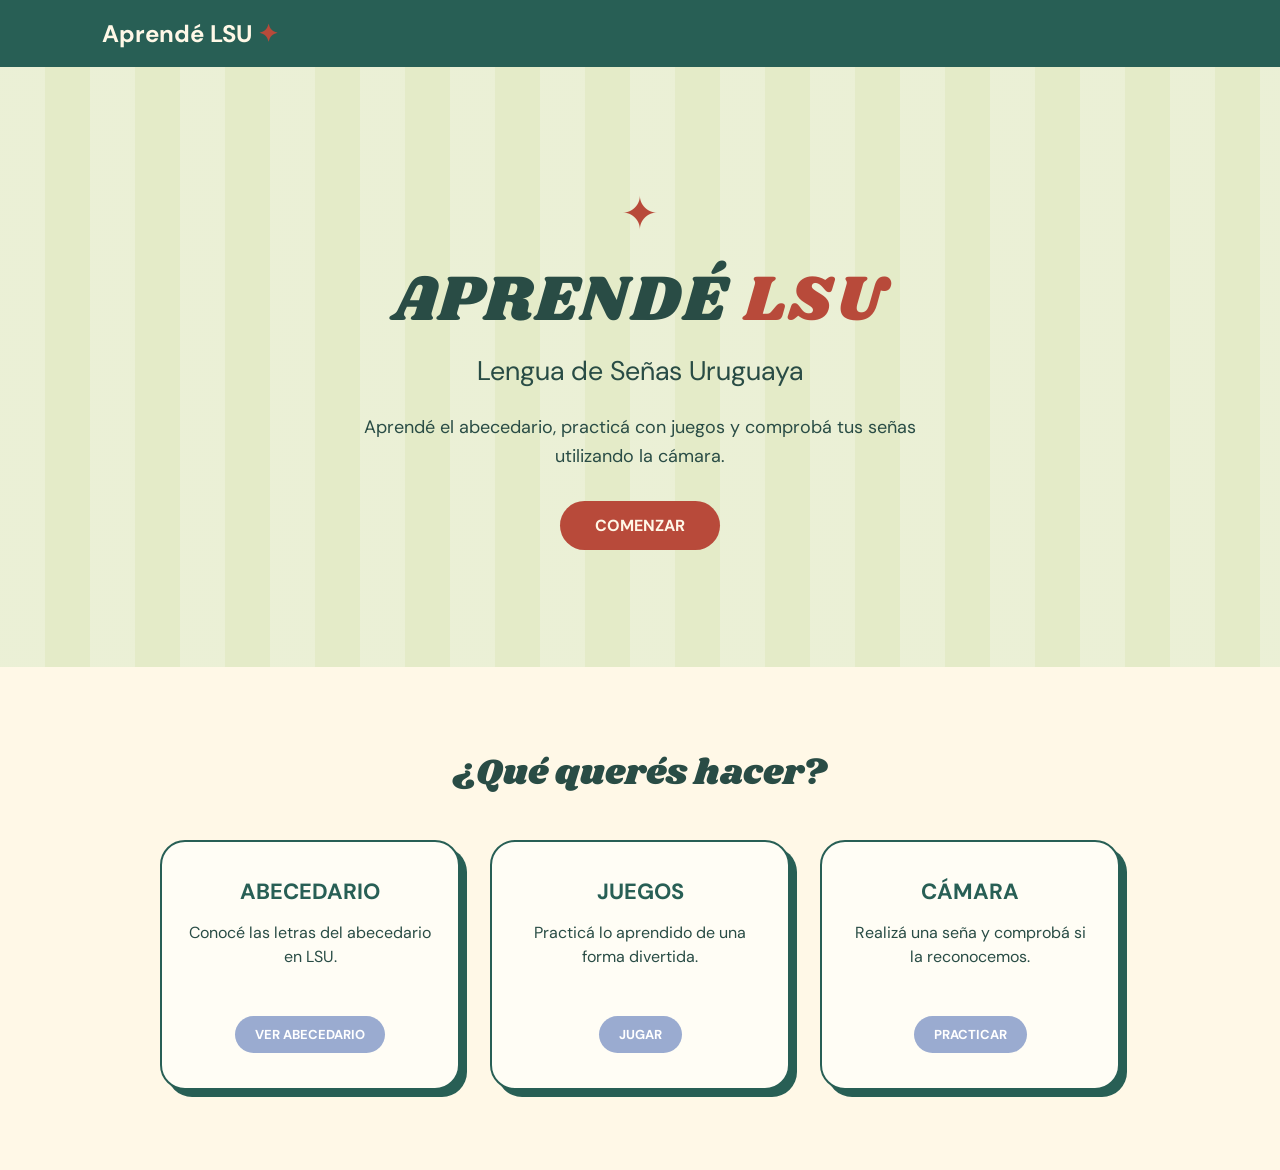
<file: index.html>
<!DOCTYPE html>
<html lang="es">

<head>
  <meta charset="UTF-8">
  <meta name="viewport" content="width=device-width, initial-scale=1.0">

  <title>LSU Interactiva | Aprendé Lengua de Señas Uruguaya</title>
  <meta name="description" content="Aprendé Lengua de Señas Uruguaya con LSU Interactiva. Explorá el abecedario, practicá con juegos y reconocé señas mediante la cámara.">
 
<link rel="preconnect" href="https://fonts.googleapis.com">
<link rel="preconnect" href="https://fonts.gstatic.com" crossorigin>
<link href="https://fonts.googleapis.com/css2?family=DM+Sans:wght@400;500;600;700&family=Shrikhand&display=swap" rel="stylesheet">
  <link rel="stylesheet" href="style.css">
</head>

<body>

  <header>

    <div class="logo">
      Aprendé LSU
    </div>

 
  </header>


  <main>

    <section class="portada">

      <div class="estrella">✦</div>

      <h1>
        APRENDÉ <span>LSU</span>
      </h1>

      <h2>Lengua de Señas Uruguaya</h2>

      <p>
        Aprendé el abecedario, practicá con juegos
        y comprobá tus señas utilizando la cámara.
      </p>

      <a class="boton-comenzar" href="#opciones">
        COMENZAR
      </a>

    </section>


    <section class="opciones" id="opciones">

      <h2>¿Qué querés hacer?</h2>

      <div class="tarjetas">

       <div class="tarjeta">
  <h3>ABECEDARIO</h3>
  <p>Conocé las letras del abecedario en LSU.</p>
  <a href="abecedario.html">VER ABECEDARIO</a>
</div>

        <div class="tarjeta">
          <h3>JUEGOS</h3>
          <p>Practicá lo aprendido de una forma divertida.</p>
        <a href="juegos.html">JUGAR</a>
        </div>

        <div class="tarjeta">
          <h3>CÁMARA</h3>
          <p>Realizá una seña y comprobá si la reconocemos.</p>
          <a href="camara.html">PRACTICAR</a>
        </div>

      </div>

    </section>

  </main>

</body>

</html>
</file>
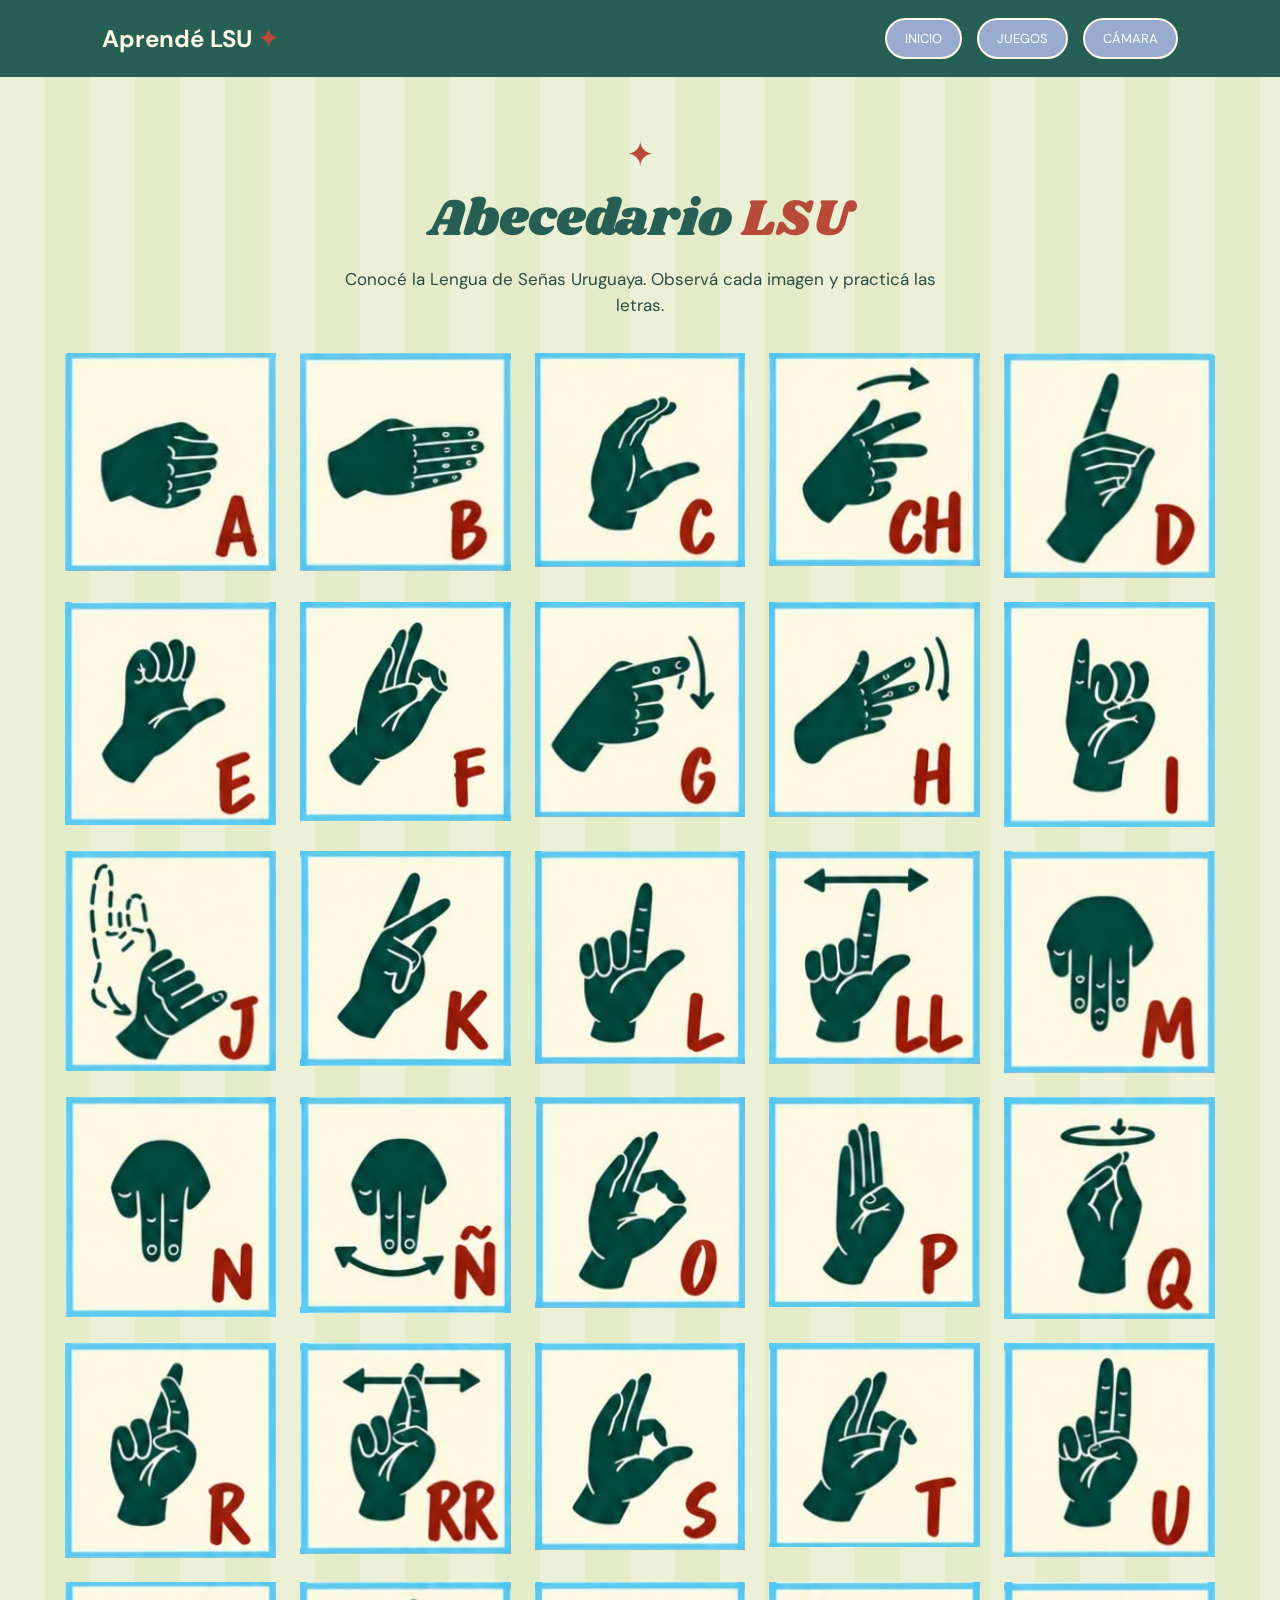
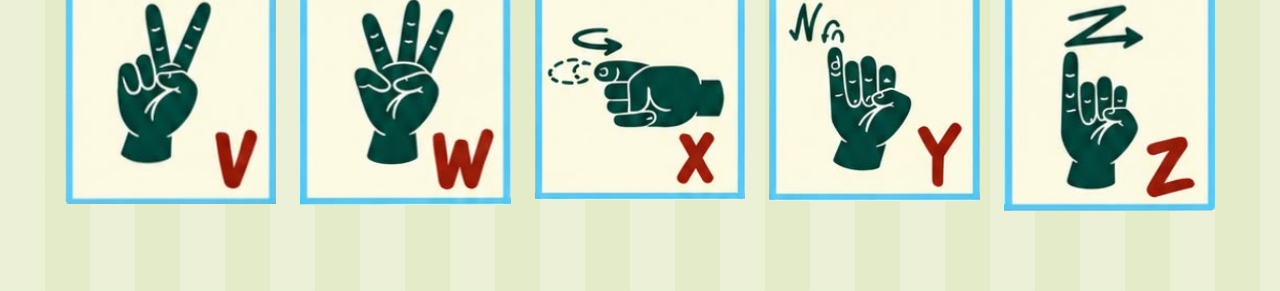
<file: abecedario.html>
<!DOCTYPE html>
<html lang="es">

<head>
  <meta charset="UTF-8">
  <meta name="viewport" content="width=device-width, initial-scale=1.0">

  <title>Abecedario LSU</title>

  <link rel="preconnect" href="https://fonts.googleapis.com">
  <link rel="preconnect" href="https://fonts.gstatic.com" crossorigin>

  <link
    href="https://fonts.googleapis.com/css2?family=DM+Sans:wght@400;500;600;700&family=Shrikhand&display=swap"
    rel="stylesheet"
  >

  <style>

    /* ============================= */
    /* AJUSTES GENERALES             */
    /* ============================= */

    * {
      margin: 0;
      padding: 0;
      box-sizing: border-box;
    }

    body {
      font-family: "DM Sans", sans-serif;
      color: #294C45;
      background-color: #E4EBC8;

      background-image: repeating-linear-gradient(
        90deg,
        rgba(255, 255, 255, 0.25) 0px,
        rgba(255, 255, 255, 0.25) 45px,
        transparent 45px,
        transparent 90px
      );
    }


    /* ============================= */
    /* MENÚ                          */
    /* ============================= */

    header {
      background-color: #285F55;

      display: flex;
      justify-content: space-between;
      align-items: center;

      padding: 18px 8%;
    }

    .logo {
      color: #FFF8E7;

      font-size: 24px;
      font-weight: bold;
    }

    .logo::after {
      content: " ✦";
      color: #B84A3A;
    }

    nav {
      display: flex;
      gap: 15px;
    }

    nav a {
      background-color: #9AABD0;
      color: white;

      text-decoration: none;

      padding: 10px 18px;

      border: 2px solid #FFF8E7;
      border-radius: 25px;

      font-size: 13px;

      transition: 0.2s;
    }

    nav a:hover {
      background-color: #B84A3A;
    }

    nav .activo {
      background-color: #B84A3A;
    }


    /* ============================= */
    /* TÍTULO                        */
    /* ============================= */

    .titulo {
      text-align: center;

      padding: 55px 20px 35px;
    }

    .titulo .estrella {
      color: #B84A3A;
      font-size: 34px;

      margin-bottom: 5px;
    }

    .titulo h1 {
      font-family: "Shrikhand", cursive;
      font-weight: normal;

      font-size: 52px;

      color: #285F55;

      margin-bottom: 10px;
    }

    .titulo h1 span {
      color: #B84A3A;
    }

    .titulo p {
      font-size: 17px;
      line-height: 1.5;

      max-width: 600px;

      margin: auto;
    }


    /* ============================= */
    /* ABECEDARIO                    */
    /* ============================= */

    .contenedor-abecedario {
      width: 90%;
      max-width: 1150px;

      margin: 0 auto 80px;
    }

    .abecedario {
      display: grid;

      grid-template-columns: repeat(5, 1fr);

      gap: 24px;
    }


.letra {
  background: transparent;
  padding: 0;
  border: none;
  box-shadow: none;
}

.letra img {
  width: 100%;
  height: auto;
  display: block;
}

    @media (max-width: 900px) {

      .abecedario {
        grid-template-columns: repeat(3, 1fr);
      }

    }

    @media (max-width: 700px) {

      header {
        flex-direction: column;

        gap: 15px;

        padding: 18px;
      }

      nav {
        flex-wrap: wrap;
        justify-content: center;

        gap: 8px;
      }

      nav a {
        padding: 8px 12px;

        font-size: 11px;
      }

      .titulo {
        padding-top: 40px;
      }

      .titulo h1 {
        font-size: 40px;
      }

      .titulo p {
        font-size: 15px;
      }

      .abecedario {
        grid-template-columns: repeat(2, 1fr);

        gap: 17px;
      }

      .letra {
        padding: 9px;

        border-radius: 18px;

        box-shadow: 4px 4px 0px #285F55;
      }

    }

  </style>

</head>


<body>


 <header>

  <div class="logo">
    Aprendé LSU
  </div>

  <nav>
    <a href="index.html">INICIO</a>
    <a href="juegos.html">JUEGOS</a>
    <a href="camara.html">CÁMARA</a>
  </nav>

</header>


  <!-- ============================= -->
  <!-- TÍTULO                        -->
  <!-- ============================= -->

  <section class="titulo">

    <div class="estrella">✦</div>

    <h1>
      Abecedario <span>LSU</span>
    </h1>

    <p>
      Conocé la Lengua de Señas Uruguaya.
      Observá cada imagen y practicá las letras.
    </p>

  </section>


  <!-- ============================= -->
  <!-- LETRAS                        -->
  <!-- ============================= -->

  <main class="contenedor-abecedario">

    <div class="abecedario">


      <div class="letra">
        <img src="letras/a.jpeg" alt="Seña de la letra A">
      </div>

      <div class="letra">
        <img src="letras/b.jpeg" alt="Seña de la letra B">
      </div>

      <div class="letra">
        <img src="letras/c.jpeg" alt="Seña de la letra C">
      </div>

      <div class="letra">
        <img src="letras/ch.jpeg" alt="Seña de CH">
      </div>

      <div class="letra">
        <img src="letras/d.jpeg" alt="Seña de la letra D">
      </div>

      <div class="letra">
        <img src="letras/e.jpeg" alt="Seña de la letra E">
      </div>

      <div class="letra">
        <img src="letras/f.jpeg" alt="Seña de la letra F">
      </div>

      <div class="letra">
        <img src="letras/g.jpeg" alt="Seña de la letra G">
      </div>

      <div class="letra">
        <img src="letras/h.jpeg" alt="Seña de la letra H">
      </div>

      <div class="letra">
        <img src="letras/i.jpeg" alt="Seña de la letra I">
      </div>

      <div class="letra">
        <img src="letras/j.jpeg" alt="Seña de la letra J">
      </div>

      <div class="letra">
        <img src="letras/k.jpeg" alt="Seña de la letra K">
      </div>

      <div class="letra">
        <img src="letras/l.jpeg" alt="Seña de la letra L">
      </div>

      <div class="letra">
        <img src="letras/ll.jpeg" alt="Seña de LL">
      </div>

      <div class="letra">
        <img src="letras/m.jpeg" alt="Seña de la letra M">
      </div>

      <div class="letra">
        <img src="letras/n.jpeg" alt="Seña de la letra N">
      </div>

      <div class="letra">
        <img src="letras/ñ.jpeg" alt="Seña de la letra Ñ">
      </div>

      <div class="letra">
        <img src="letras/o.jpeg" alt="Seña de la letra O">
      </div>

      <div class="letra">
        <img src="letras/p.jpeg" alt="Seña de la letra P">
      </div>

      <div class="letra">
        <img src="letras/q.jpeg" alt="Seña de la letra Q">
      </div>

      <div class="letra">
        <img src="letras/r.jpeg" alt="Seña de la letra R">
      </div>

      <div class="letra">
        <img src="letras/rr.jpeg" alt="Seña de RR">
      </div>

      <div class="letra">
        <img src="letras/s.jpeg" alt="Seña de la letra S">
      </div>

      <div class="letra">
        <img src="letras/t.jpeg" alt="Seña de la letra T">
      </div>

      <div class="letra">
        <img src="letras/u.jpeg" alt="Seña de la letra U">
      </div>

      <div class="letra">
        <img src="letras/v.jpeg" alt="Seña de la letra V">
      </div>

      <div class="letra">
        <img src="letras/w.jpeg" alt="Seña de la letra W">
      </div>

      <div class="letra">
        <img src="letras/x.jpeg" alt="Seña de la letra X">
      </div>

      <div class="letra">
        <img src="letras/y.jpeg" alt="Seña de la letra Y">
      </div>

      <div class="letra">
        <img src="letras/z.jpeg" alt="Seña de la letra Z">
      </div>


    </div>

  </main>


</body>
</html>
</file>
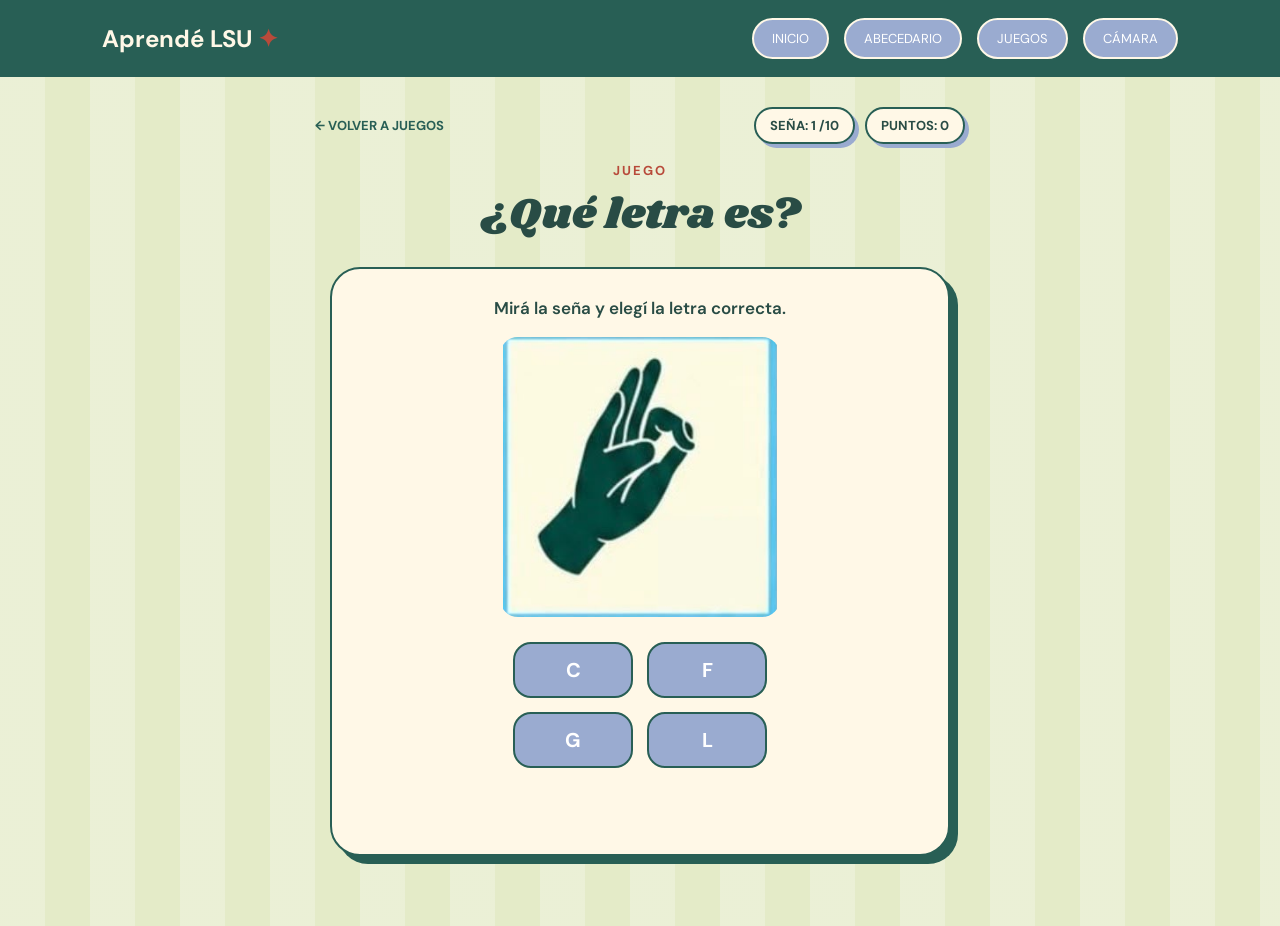
<file: juego-letras.html>
<!DOCTYPE html>
<html lang="es">

<head>

  <meta charset="UTF-8">

  <meta
    name="viewport"
    content="width=device-width, initial-scale=1.0"
  >

  <title>¿Qué letra es? | Aprendé LSU</title>

  <link rel="preconnect" href="https://fonts.googleapis.com">

  <link
    rel="preconnect"
    href="https://fonts.gstatic.com"
    crossorigin
  >

  <link
    href="https://fonts.googleapis.com/css2?family=DM+Sans:wght@400;500;600;700&family=Shrikhand&display=swap"
    rel="stylesheet"
  >


  <style>

    * {
      margin: 0;
      padding: 0;
      box-sizing: border-box;
    }


    body {
      font-family: "DM Sans", sans-serif;

      color: #294C45;

      background-color: #E4EBC8;
    }


    /* HEADER */

    header {
      background-color: #285F55;

      display: flex;
      justify-content: space-between;
      align-items: center;

      padding: 18px 8%;
    }


    .logo {
      color: #FFF8E7;

      font-size: 24px;
      font-weight: bold;
    }


    .logo::after {
      content: " ✦";

      color: #B84A3A;
    }


    nav {
      display: flex;

      gap: 15px;
    }


    nav a {
      background-color: #9AABD0;

      color: white;

      text-decoration: none;

      padding: 10px 18px;

      border: 2px solid #FFF8E7;
      border-radius: 25px;

      font-size: 13px;

      transition: 0.2s;
    }


    nav a:hover {
      background-color: #B84A3A;
    }


    /* PÁGINA */

    main {
      min-height: calc(100vh - 70px);

      padding: 30px 20px 70px;

      text-align: center;

      background-color: #E4EBC8;

      background-image: repeating-linear-gradient(
        90deg,
        rgba(255,255,255,0.25) 0px,
        rgba(255,255,255,0.25) 45px,
        transparent 45px,
        transparent 90px
      );
    }


    .parte-superior {
      width: min(650px, 95%);

      margin: 0 auto 18px;

      display: flex;
      justify-content: space-between;
      align-items: center;
    }


    .volver {
      color: #285F55;

      text-decoration: none;

      font-size: 13px;
      font-weight: bold;
    }


    .marcador {
      display: flex;

      gap: 10px;
    }


    .contador,
    .puntos {
      background-color: #FFF8E7;

      border: 2px solid #285F55;
      border-radius: 20px;

      padding: 8px 14px;

      font-size: 13px;
      font-weight: bold;

      box-shadow: 4px 4px 0 #9AABD0;
    }


    .mini-titulo {
      color: #B84A3A;

      font-size: 13px;
      font-weight: bold;

      letter-spacing: 2px;

      margin-bottom: 5px;
    }


    h1 {
      font-family: "Shrikhand", cursive;

      font-size: 43px;
      font-weight: normal;

      margin-bottom: 20px;
    }


    /* JUEGO */

    .juego {
      width: min(620px, 95%);

      margin: auto;

      background-color: #FFF8E7;

      border: 2px solid #285F55;
      border-radius: 30px;

      box-shadow: 8px 8px 0 #285F55;

      padding: 28px;
    }


    .pregunta {
      font-size: 17px;
      font-weight: 600;

      margin-bottom: 18px;
    }


    /* ======================== */
    /* RECORTE DE LA IMAGEN     */
    /* ======================== */

    /*
      Acá NO modificamos tu archivo.

      La caja tiene overflow hidden,
      así que todo lo que queda fuera
      no se ve.

      La idea es ocultar la zona
      donde está escrita la letra.
    */

    .recorte-sena {
      width: 280px;
      height: 280px;

      margin: 0 auto 25px;

      overflow: hidden;

      position: relative;

      background-color: #FFF8E7;

      border-radius: 18px;
    }


    .recorte-sena img {
      width: 100%;
      height: 100%;

      object-fit: contain;

      display: block;

      transform: none;
    }


    /* RESPUESTAS */

    .respuestas {
      display: grid;

      grid-template-columns:
        repeat(2, 120px);

      justify-content: center;

      gap: 14px;

      margin-bottom: 18px;
    }


    .respuesta {
      background-color: #9AABD0;

      color: white;

      border: 2px solid #285F55;
      border-radius: 18px;

      padding: 13px;

      font-family: "DM Sans", sans-serif;

      font-size: 20px;
      font-weight: bold;

      cursor: pointer;

      transition: 0.15s;
    }


    .respuesta:hover {
      transform: translateY(-3px);
    }


    .respuesta.correcta {
      background-color: #285F55;
    }


    .respuesta.incorrecta {
      background-color: #B84A3A;
    }


    /* MENSAJE */

    #mensaje {
      min-height: 30px;

      color: #B84A3A;

      font-weight: bold;

      margin-bottom: 10px;
    }


    #siguiente {
      display: none;

      margin: auto;

      background-color: #B84A3A;
      color: #FFF8E7;

      border: none;
      border-radius: 25px;

      padding: 12px 25px;

      font-family: "DM Sans", sans-serif;

      font-weight: bold;

      cursor: pointer;
    }


    #siguiente:hover {
      background-color: #285F55;
    }


    /* FINAL */

    .final {
      display: none;

      padding: 35px 15px;
    }


    .final h2 {
      font-family: "Shrikhand", cursive;

      color: #B84A3A;

      font-size: 34px;
      font-weight: normal;

      margin-bottom: 12px;
    }


    .final p {
      font-size: 19px;

      margin-bottom: 22px;
    }


    .final button {
      background-color: #285F55;
      color: #FFF8E7;

      border: none;
      border-radius: 25px;

      padding: 12px 25px;

      font-family: "DM Sans", sans-serif;
      font-weight: bold;

      cursor: pointer;
    }


    /* CELULAR */

    @media (max-width: 700px) {

      header {
        flex-direction: column;
        gap: 15px;
      }


      nav {
        flex-wrap: wrap;
        justify-content: center;
      }


      nav a {
        font-size: 11px;
        padding: 8px 12px;
      }


      .parte-superior {
        flex-direction: column;
        gap: 12px;
      }


      h1 {
        font-size: 35px;
      }


      .juego {
        padding: 22px 15px;
      }


      .recorte-sena {
        width: 190px;
        height: 147px;
      }


      .recorte-sena img {
        width: 190px;
        height: 190px;
      }


      .respuestas {
        grid-template-columns:
          repeat(2, 100px);
      }

    }

  </style>

</head>


<body>


  <header>

    <div class="logo">
      Aprendé LSU
    </div>


    <nav>
      <a href="index.html">INICIO</a>
      <a href="abecedario.html">ABECEDARIO</a>
      <a href="juegos.html">JUEGOS</a>
      <a href="camara.html">CÁMARA</a>
    </nav>

  </header>


  <main>


    <div class="parte-superior">


      <a
        class="volver"
        href="juegos.html"
      >
        ← VOLVER A JUEGOS
      </a>


      <div class="marcador">

        <div class="contador">

          SEÑA:

          <span id="numeroPregunta">
            1
          </span>

          /10

        </div>


        <div class="puntos">

          PUNTOS:

          <span id="puntos">
            0
          </span>

        </div>

      </div>

    </div>


    <p class="mini-titulo">
      JUEGO
    </p>


    <h1>
      ¿Qué letra es?
    </h1>


    <div class="juego">


      <div id="contenidoJuego">


        <p class="pregunta">
          Mirá la seña y elegí la letra correcta.
        </p>


        <div class="recorte-sena">

          <img
            id="imagenLetra"
            src=""
            alt="Seña en LSU"
          >

        </div>


        <div
          class="respuestas"
          id="respuestas"
        ></div>


        <p id="mensaje"></p>


        <button
          id="siguiente"
          type="button"
        >
          SIGUIENTE SEÑA
        </button>


      </div>


      <div
        class="final"
        id="final"
      >


        <h2>
          ✦ ¡Terminaste! ✦
        </h2>


        <p>
          Hiciste

          <strong id="resultadoFinal">
          </strong>

          puntos.
        </p>


        <button
          id="reiniciar"
          type="button"
        >
          JUGAR DE NUEVO
        </button>


      </div>


    </div>


  </main>


  <script>


    /* ======================== */
    /* LAS 30 SEÑAS             */
    /* ======================== */

    const letras = [

      { letra: "A", archivo:"a sl.jpeg" },
      { letra: "B", archivo:"b sin letra.jpeg" },
      { letra: "C", archivo:"c sin letra.jpeg" },
      { letra: "CH", archivo:"ch sin letra.jpeg" },
      { letra: "D", archivo:"d sin letra.jpeg" },

      { letra: "E", archivo:"e sl.jpeg" },
      { letra: "F", archivo:"f sl.jpeg" },
      { letra: "G", archivo:"g sl.jpeg" },
      { letra: "H", archivo:"h sl.jpeg" },
      { letra: "I", archivo:"i sl.jpeg" },

      { letra: "J", archivo:"j sl.jpeg" },
      { letra: "K", archivo:"k sl.jpeg" },
      { letra: "L", archivo:"l sl.jpeg" },
      { letra: "LL", archivo:"ll sl.jpeg" },
      { letra: "M", archivo:"m sl.jpeg" },

      { letra: "N", archivo:"n sl.jpeg" },
      { letra: "Ñ", archivo:"ñ sl.jpeg" },
      { letra: "O", archivo:"o sl.jpeg" },
      { letra: "P", archivo:"p sl.jpeg" },
      { letra: "Q", archivo:"q sl.jpeg" },

      { letra: "R", archivo:"r sl.jpeg" },
      { letra: "RR", archivo:"rr sl.jpeg" },
      { letra: "S", archivo:"s sl.jpeg" },
      { letra: "T", archivo:"t sl.jpeg" },
      { letra: "U", archivo:"u sl.jpeg" },

      { letra: "V", archivo:"v sl.jpeg" },
      { letra: "W", archivo:"w sl.jpeg" },
      { letra: "X", archivo:"x sl.jpeg" },
      { letra: "Y", archivo:"y sl.jpeg" },
      { letra: "Z", archivo:"z sl.jpeg" }

    ];


    /* ELEMENTOS */

    const imagenLetra =
      document.getElementById(
        "imagenLetra"
      );


    const respuestas =
      document.getElementById(
        "respuestas"
      );


    const mensaje =
      document.getElementById(
        "mensaje"
      );


    const siguiente =
      document.getElementById(
        "siguiente"
      );


    const puntosTexto =
      document.getElementById(
        "puntos"
      );


    const numeroPregunta =
      document.getElementById(
        "numeroPregunta"
      );


    const contenidoJuego =
      document.getElementById(
        "contenidoJuego"
      );


    const final =
      document.getElementById(
        "final"
      );


    const resultadoFinal =
      document.getElementById(
        "resultadoFinal"
      );


    const reiniciar =
      document.getElementById(
        "reiniciar"
      );


    /* VARIABLES */

    let preguntas = [];

    let preguntaActual = 0;

    let letraCorrecta = "";

    let puntos = 0;


    /* MEZCLAR */

    function mezclar(array) {

      const copia = [...array];


      for (
        let i = copia.length - 1;
        i > 0;
        i--
      ) {

        const j =
          Math.floor(
            Math.random() * (i + 1)
          );


        [
          copia[i],
          copia[j]
        ] = [
          copia[j],
          copia[i]
        ];

      }


      return copia;

    }


    /* INICIAR PARTIDA */

    function iniciarPartida() {

      /*
        De las 30 señas,
        elegimos 10 al azar.

        Como primero mezclamos
        y después usamos slice,
        NO pueden repetirse.
      */

      preguntas =
        mezclar(
          letras
        ).slice(0, 10);


      preguntaActual = 0;

      puntos = 0;


      puntosTexto.textContent =
        puntos;


      contenidoJuego.style.display =
        "block";


      final.style.display =
        "none";


      nuevaPregunta();

    }


    /* NUEVA PREGUNTA */

    function nuevaPregunta() {


      if (
        preguntaActual >=
        preguntas.length
      ) {

        terminarPartida();

        return;

      }


      respuestas.innerHTML =
        "";


      mensaje.textContent =
        "";


      siguiente.style.display =
        "none";


      numeroPregunta.textContent =
        preguntaActual + 1;


      const elegida =
        preguntas[
          preguntaActual
        ];


      letraCorrecta =
        elegida.letra;


      imagenLetra.src =
        "senassinletra/" +
        elegida.archivo;


      /* 4 OPCIONES */

      let opciones = [
        elegida
      ];


      while (
        opciones.length < 4
      ) {


        const otra =

          letras[
            Math.floor(
              Math.random() *
              letras.length
            )
          ];


        const repetida =

          opciones.some(
            opcion =>
              opcion.letra ===
              otra.letra
          );


        if (!repetida) {

          opciones.push(
            otra
          );

        }

      }


      opciones =
        mezclar(
          opciones
        );


      opciones.forEach(
        opcion => {


          const boton =

            document.createElement(
              "button"
            );


          boton.className =
            "respuesta";


          boton.type =
            "button";


          boton.textContent =
            opcion.letra;


          boton.addEventListener(
            "click",
            () => comprobar(
              boton,
              opcion.letra
            )
          );


          respuestas.appendChild(
            boton
          );

        }
      );

    }


    /* COMPROBAR */

    function comprobar(
      boton,
      respuesta
    ) {


      if (
        respuesta ===
        letraCorrecta
      ) {


        puntos++;


        puntosTexto.textContent =
          puntos;


        boton.classList.add(
          "correcta"
        );


        mensaje.textContent =
          "✦ ¡CORRECTO! +1 PUNTO ✦";


        siguiente.style.display =
          "block";


        /*
          Una vez que acertó,
          bloqueamos las cuatro.
        */

        document
          .querySelectorAll(
            ".respuesta"
          )
          .forEach(
            b => b.disabled = true
          );


      } else {


        boton.classList.add(
          "incorrecta"
        );


        mensaje.textContent =
          "Probá otra vez";


        setTimeout(
          () => {

            boton.classList.remove(
              "incorrecta"
            );

          },
          500
        );

      }

    }


    /* SIGUIENTE */

    siguiente.addEventListener(
      "click",
      () => {

        preguntaActual++;

        nuevaPregunta();

      }
    );


    /* FINAL */

    function terminarPartida() {


      contenidoJuego.style.display =
        "none";


      final.style.display =
        "block";


      resultadoFinal.textContent =
        puntos + " de 10";

    }


    /* VOLVER A EMPEZAR */

    reiniciar.addEventListener(
      "click",
      iniciarPartida
    );


    iniciarPartida();


  </script>


</body>

</html>
</file>
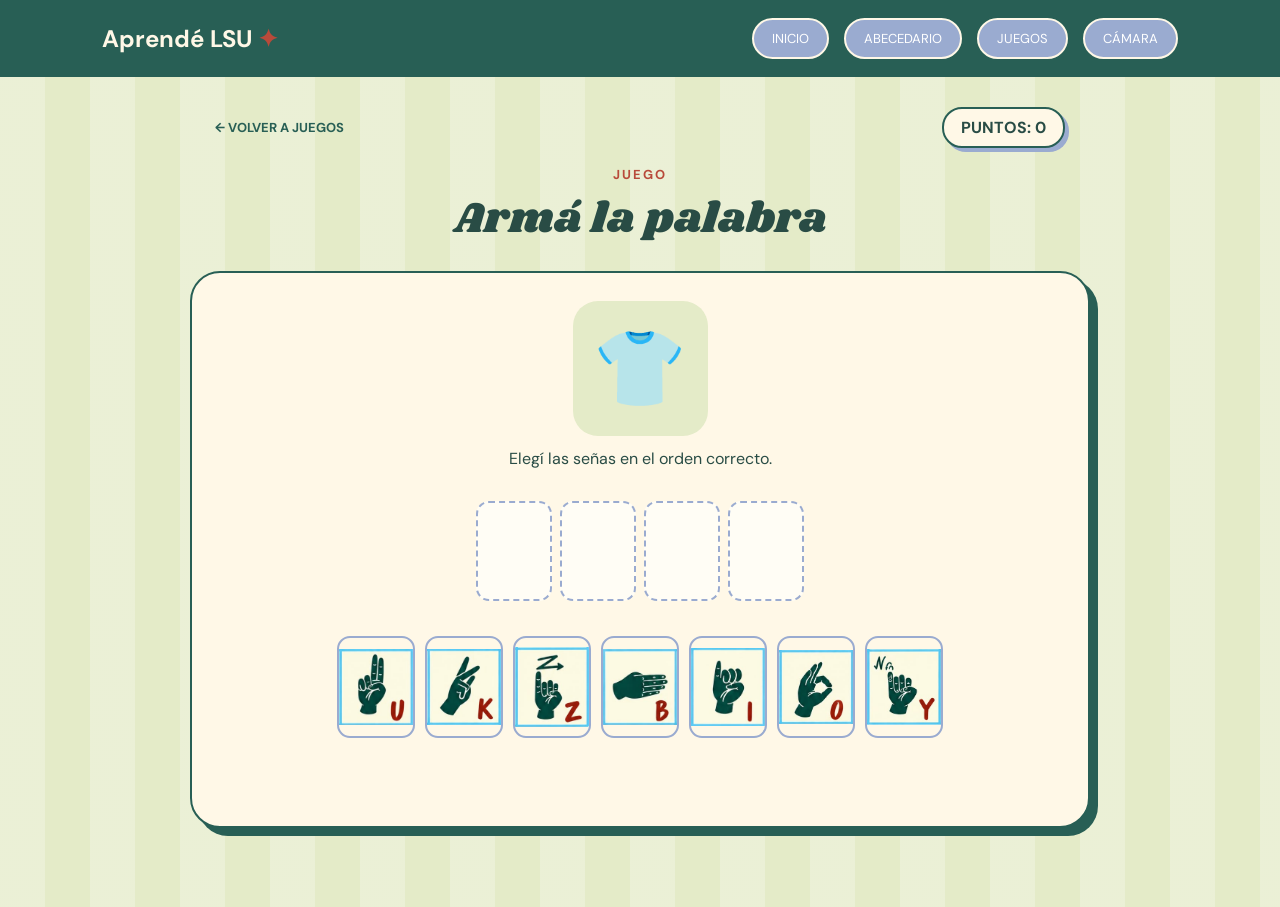
<file: juego-palabras.html>
<!DOCTYPE html>
<html lang="es">

<head>
  <meta charset="UTF-8">
  <meta name="viewport" content="width=device-width, initial-scale=1.0">

  <title>Armá la palabra | Aprendé LSU</title>

  <link rel="preconnect" href="https://fonts.googleapis.com">
  <link rel="preconnect" href="https://fonts.gstatic.com" crossorigin>

  <link
    href="https://fonts.googleapis.com/css2?family=DM+Sans:wght@400;500;600;700&family=Shrikhand&display=swap"
    rel="stylesheet"
  >

  <style>

    * {
      margin: 0;
      padding: 0;
      box-sizing: border-box;
    }

    body {
      font-family: "DM Sans", sans-serif;
      color: #294C45;
      background-color: #E4EBC8;
    }

    /* HEADER */

    header {
      background-color: #285F55;
      display: flex;
      justify-content: space-between;
      align-items: center;
      padding: 18px 8%;
    }

    .logo {
      color: #FFF8E7;
      font-size: 24px;
      font-weight: bold;
    }

    .logo::after {
      content: " ✦";
      color: #B84A3A;
    }

    nav {
      display: flex;
      gap: 15px;
    }

    nav a {
      background-color: #9AABD0;
      color: white;
      text-decoration: none;
      padding: 10px 18px;
      border: 2px solid #FFF8E7;
      border-radius: 25px;
      font-size: 13px;
      transition: 0.2s;
    }

    nav a:hover {
      background-color: #B84A3A;
    }

    /* PÁGINA */

    main {
      min-height: calc(100vh - 70px);
      padding: 30px 20px 70px;
      text-align: center;

      background-color: #E4EBC8;

      background-image: repeating-linear-gradient(
        90deg,
        rgba(255,255,255,0.25) 0px,
        rgba(255,255,255,0.25) 45px,
        transparent 45px,
        transparent 90px
      );
    }

    .parte-superior {
      width: min(850px, 95%);
      margin: 0 auto 18px;

      display: flex;
      justify-content: space-between;
      align-items: center;
    }

    .volver {
      color: #285F55;
      text-decoration: none;
      font-size: 13px;
      font-weight: bold;
    }

    .puntos {
      background-color: #FFF8E7;

      border: 2px solid #285F55;
      border-radius: 20px;

      padding: 8px 17px;

      font-weight: bold;

      box-shadow: 4px 4px 0 #9AABD0;
    }

    .mini-titulo {
      color: #B84A3A;
      font-size: 13px;
      font-weight: bold;
      letter-spacing: 2px;
      margin-bottom: 5px;
    }

    h1 {
      font-family: "Shrikhand", cursive;
      font-size: 43px;
      font-weight: normal;
      margin-bottom: 20px;
    }

    /* JUEGO */

    .juego {
      width: min(900px, 96%);
      margin: auto;

      background-color: #FFF8E7;

      border: 2px solid #285F55;
      border-radius: 30px;

      box-shadow: 8px 8px 0 #285F55;

      padding: 28px;
    }

    /* OBJETO */

    .imagen-objeto {
      width: 135px;
      height: 135px;

      margin: 0 auto 12px;

      background-color: #E4EBC8;

      border-radius: 25px;

      display: flex;
      justify-content: center;
      align-items: center;

      font-size: 75px;
    }

    .pregunta {
      font-size: 16px;
      margin-bottom: 22px;
    }

    /* PALABRA QUE SE VA ARMANDO */

    .palabra {
      min-height: 120px;

      display: flex;
      justify-content: center;
      align-items: center;

      flex-wrap: wrap;

      gap: 8px;

      margin-bottom: 25px;
    }

    .espacio {
      width: 76px;
      height: 100px;

      background-color: #FFFDF5;

      border: 2px dashed #9AABD0;
      border-radius: 13px;

      display: flex;
      justify-content: center;
      align-items: center;

      overflow: hidden;
    }

    .espacio img {
      max-width: 100%;
      max-height: 100%;

      width: auto;
      height: auto;

      object-fit: contain;

      display: block;
    }

    /* OPCIONES */

    .opciones {
      display: flex;
      justify-content: center;

      flex-wrap: wrap;

      gap: 10px;

      margin-bottom: 18px;
    }

    .opcion-sena {
      width: 78px;
      height: 102px;

      padding: 0;

      background-color: #FFF8E7;

      border: 2px solid #9AABD0;
      border-radius: 13px;

      overflow: hidden;

      cursor: pointer;

      transition: 0.15s;
    }

    .opcion-sena img {
      max-width: 100%;
      max-height: 100%;

      width: auto;
      height: auto;

      object-fit: contain;

      display: block;

      margin: auto;
    }

    .opcion-sena:hover {
      transform: translateY(-4px);
    }

    .opcion-sena.usada {
      opacity: 0.25;
      cursor: default;
    }

    .opcion-sena.error {
      border-color: #B84A3A;
      box-shadow: 0 0 0 2px #B84A3A;
    }

    /* MENSAJE */

    #mensaje {
      min-height: 30px;

      color: #B84A3A;

      font-weight: bold;

      margin-bottom: 12px;
    }

    #siguiente {
      display: none;

      margin: auto;

      background-color: #B84A3A;
      color: #FFF8E7;

      border: none;
      border-radius: 25px;

      padding: 12px 25px;

      font-family: "DM Sans", sans-serif;
      font-weight: bold;

      cursor: pointer;
    }

    #siguiente:hover {
      background-color: #285F55;
    }

    /* FINAL */

    .final {
      display: none;
      padding: 35px 15px;
    }

    .final h2 {
      font-family: "Shrikhand", cursive;

      color: #B84A3A;

      font-size: 34px;
      font-weight: normal;

      margin-bottom: 12px;
    }

    .final p {
      font-size: 18px;
      margin-bottom: 22px;
    }

    .final button {
      background-color: #285F55;
      color: #FFF8E7;

      border: none;
      border-radius: 25px;

      padding: 12px 25px;

      font-family: "DM Sans", sans-serif;
      font-weight: bold;

      cursor: pointer;
    }

    /* CELULAR */

    @media (max-width: 700px) {

      header {
        flex-direction: column;
        gap: 15px;
      }

      nav {
        flex-wrap: wrap;
        justify-content: center;
      }

      nav a {
        font-size: 11px;
        padding: 8px 12px;
      }

      .parte-superior {
        flex-direction: column;
        gap: 12px;
      }

      h1 {
        font-size: 35px;
      }

      .juego {
        padding: 20px 12px;
      }

      .espacio {
        width: 58px;
        height: 78px;
      }

      .opcion-sena {
        width: 61px;
        height: 82px;
      }

    }

  </style>
</head>


<body>

  <header>

    <div class="logo">
      Aprendé LSU
    </div>

    <nav>
      <a href="index.html">INICIO</a>
      <a href="abecedario.html">ABECEDARIO</a>
      <a href="juegos.html">JUEGOS</a>
      <a href="camara.html">CÁMARA</a>
    </nav>

  </header>


  <main>

    <div class="parte-superior">

      <a class="volver" href="juegos.html">
        ← VOLVER A JUEGOS
      </a>

      <div class="puntos">
        PUNTOS:
        <span id="puntos">0</span>
      </div>

    </div>


    <p class="mini-titulo">
      JUEGO
    </p>

    <h1>
      Armá la palabra
    </h1>


    <div class="juego">

      <div id="contenidoJuego">

        <div
          class="imagen-objeto"
          id="imagenObjeto"
        ></div>

        <p class="pregunta">
          Elegí las señas en el orden correcto.
        </p>

        <div
          class="palabra"
          id="palabra"
        ></div>

        <div
          class="opciones"
          id="opciones"
        ></div>

        <p id="mensaje"></p>

        <button
          id="siguiente"
          type="button"
        >
          SIGUIENTE PALABRA
        </button>

      </div>


      <div
        class="final"
        id="final"
      >

        <h2>
          ✦ ¡Terminaste! ✦
        </h2>

        <p>
          Hiciste
          <strong id="puntosFinales"></strong>
          puntos.
        </p>

        <button
          id="reiniciar"
          type="button"
        >
          JUGAR DE NUEVO
        </button>

      </div>

    </div>

  </main>


  <script>

    /* ========================= */
    /* PALABRAS                  */
    /* ========================= */

    const palabrasOriginales = [

      {
        palabra: "SILLA",
        imagen: "🪑"
      },

      {
        palabra: "TAZA",
        imagen: "☕"
      },

      {
        palabra: "TELEFONO",
        imagen: "📱"
      },

      {
        palabra: "PEZ",
        imagen: "🐟"
      },

      {
        palabra: "CUCHARA",
        imagen: "🥄"
      },

      {
        palabra: "MATE",
        imagen: "🧉"
      },

      {
        palabra: "PERRO",
        imagen: "🐶"
      },

      {
        palabra: "GORRO",
        imagen: "🧢"
      },

      {
        palabra: "BUZO",
        imagen: "👕"
      },

      {
        palabra: "CAMA",
        imagen: "🛏️"
      },

      {
        palabra: "PARAGUAS",
        imagen: "☂️"
      },

      {
        palabra: "VASO",
        imagen: "🥛"
      },

      {
        palabra: "PLANTA",
        imagen: "🌱"
      },

      {
        palabra: "GLOBO",
        imagen: "🎈"
      }

    ];


    /*
      LAS 30 SEÑAS DEL ALFABETO.

      CH, LL y RR son una unidad.
    */

    const alfabeto = [

      "A", "B", "C", "CH", "D",

      "E", "F", "G", "H", "I",

      "J", "K", "L", "LL", "M",

      "N", "Ñ", "O", "P", "Q",

      "R", "RR", "S", "T", "U",

      "V", "W", "X", "Y", "Z"

    ];


    /* ========================= */
    /* ELEMENTOS                 */
    /* ========================= */

    const imagenObjeto =
      document.getElementById("imagenObjeto");

    const palabraContenedor =
      document.getElementById("palabra");

    const opcionesContenedor =
      document.getElementById("opciones");

    const mensaje =
      document.getElementById("mensaje");

    const siguiente =
      document.getElementById("siguiente");

    const puntosTexto =
      document.getElementById("puntos");

    const contenidoJuego =
      document.getElementById("contenidoJuego");

    const final =
      document.getElementById("final");

    const puntosFinales =
      document.getElementById("puntosFinales");

    const reiniciar =
      document.getElementById("reiniciar");


    /* ========================= */
    /* VARIABLES                 */
    /* ========================= */

    let ronda = [];

    let indiceRonda = 0;

    let unidadesActuales = [];

    let posicionActual = 0;

    let puntos = 0;


    /* ========================= */
    /* MEZCLAR                   */
    /* ========================= */

    function mezclar(array) {

      const copia = [...array];

      for (
        let i = copia.length - 1;
        i > 0;
        i--
      ) {

        const j =
          Math.floor(
            Math.random() * (i + 1)
          );

        [
          copia[i],
          copia[j]
        ] = [
          copia[j],
          copia[i]
        ];

      }

      return copia;

    }


    /* ========================= */
    /* SEPARAR PALABRA EN LSU    */
    /* ========================= */

    function separarEnLetrasLSU(palabra) {

      const unidades = [];

      let i = 0;

      while (i < palabra.length) {

        const dosLetras =
          palabra.substring(i, i + 2);

        if (
          dosLetras === "CH" ||
          dosLetras === "LL" ||
          dosLetras === "RR"
        ) {

          unidades.push(dosLetras);

          i += 2;

        } else {

          unidades.push(
            palabra[i]
          );

          i++;

        }

      }

      return unidades;

    }


    /* ========================= */
    /* NOMBRE DEL ARCHIVO        */
    /* ========================= */

    function archivoLetra(letra) {

      if (letra === "Ñ") {
        return "ñ.jpeg";
      }

      return letra.toLowerCase() + ".jpeg";

    }


    /* ========================= */
    /* CREAR IMAGEN              */
    /* ========================= */

    function crearImagenSena(letra) {

      const img =
        document.createElement("img");

      img.src =
        "letras/" +
        archivoLetra(letra);

      img.alt =
        "Seña de " +
        letra;

      return img;

    }


    /* ========================= */
    /* INICIAR PARTIDA           */
    /* ========================= */

    function iniciarPartida() {

      /*
        Mezclamos todas las palabras.

        Así ninguna se repite
        durante la partida.
      */

      ronda =
        mezclar(palabrasOriginales).slice(0,5);

      indiceRonda = 0;

      puntos = 0;

      puntosTexto.textContent =
        puntos;

      final.style.display =
        "none";

      contenidoJuego.style.display =
        "block";

      nuevaPalabra();

    }


    /* ========================= */
    /* NUEVA PALABRA             */
    /* ========================= */

    function nuevaPalabra() {

      if (
        indiceRonda >= ronda.length
      ) {

        terminarPartida();

        return;

      }


      mensaje.textContent = "";

      siguiente.style.display =
        "none";

      palabraContenedor.innerHTML =
        "";

      opcionesContenedor.innerHTML =
        "";

      posicionActual = 0;


      const elegida =
        ronda[indiceRonda];


      /*
        ACÁ ESTÁ LA CORRECCIÓN
        IMPORTANTE.

        PERRO:
        P - E - RR - O

        CHICO:
        CH - I - C - O

        LLAVE:
        LL - A - V - E
      */

      unidadesActuales =
        separarEnLetrasLSU(
          elegida.palabra
        );


      imagenObjeto.textContent =
        elegida.imagen;


      /* ESPACIOS */

      unidadesActuales.forEach(
        () => {

          const espacio =
            document.createElement(
              "div"
            );

          espacio.className =
            "espacio";

          palabraContenedor.appendChild(
            espacio
          );

        }
      );


      /*
        LAS OPCIONES CORRECTAS
        SON LAS UNIDADES LSU.

        Si aparece RR,
        aparece rr.jpeg UNA VEZ.
      */

      let opciones =
        [...unidadesActuales];


      /*
        TRES SEÑAS TRAMPA
      */

      const letrasNoUsadas =

        alfabeto.filter(
          letra =>
            !unidadesActuales.includes(
              letra
            )
        );


      const trampas =

        mezclar(
          letrasNoUsadas
        ).slice(0, 3);


      opciones.push(
        ...trampas
      );


      opciones =
        mezclar(opciones);


      opciones.forEach(
        letra => {

          const boton =
            document.createElement(
              "button"
            );

          boton.className =
            "opcion-sena";

          boton.type =
            "button";

          boton.appendChild(
            crearImagenSena(letra)
          );

          boton.addEventListener(
            "click",
            () => elegirSena(
              boton,
              letra
            )
          );

          opcionesContenedor.appendChild(
            boton
          );

        }
      );

    }


    /* ========================= */
    /* ELEGIR SEÑA               */
    /* ========================= */

    function elegirSena(
      boton,
      letra
    ) {

      if (boton.disabled) {
        return;
      }


      const letraEsperada =
        unidadesActuales[
          posicionActual
        ];


      if (
        letra === letraEsperada
      ) {

        const espacios =
          document.querySelectorAll(
            ".espacio"
          );


        espacios[
          posicionActual
        ].appendChild(
          crearImagenSena(letra)
        );


        posicionActual++;


        boton.disabled = true;

        boton.classList.add(
          "usada"
        );


        mensaje.textContent =
          "";


        if (
          posicionActual ===
          unidadesActuales.length
        ) {

          puntos++;

          puntosTexto.textContent =
            puntos;

          mensaje.textContent =
            "✦ ¡MUY BIEN! +1 PUNTO ✦";

          siguiente.style.display =
            "block";

        }

      } else {

        boton.classList.add(
          "error"
        );

        mensaje.textContent =
          "Probá otra seña";

        setTimeout(
          () => {

            boton.classList.remove(
              "error"
            );

          },
          500
        );

      }

    }


    /* ========================= */
    /* SIGUIENTE                 */
    /* ========================= */

    siguiente.addEventListener(
      "click",
      () => {

        indiceRonda++;

        nuevaPalabra();

      }
    );


    /* ========================= */
    /* FINAL                     */
    /* ========================= */

    function terminarPartida() {

      contenidoJuego.style.display =
        "none";

      final.style.display =
        "block";

      puntosFinales.textContent =
        puntos +
        " de " +
        ronda.length;

    }


    reiniciar.addEventListener(
      "click",
      iniciarPartida
    );


    iniciarPartida();

  </script>

</body>

</html>
</file>
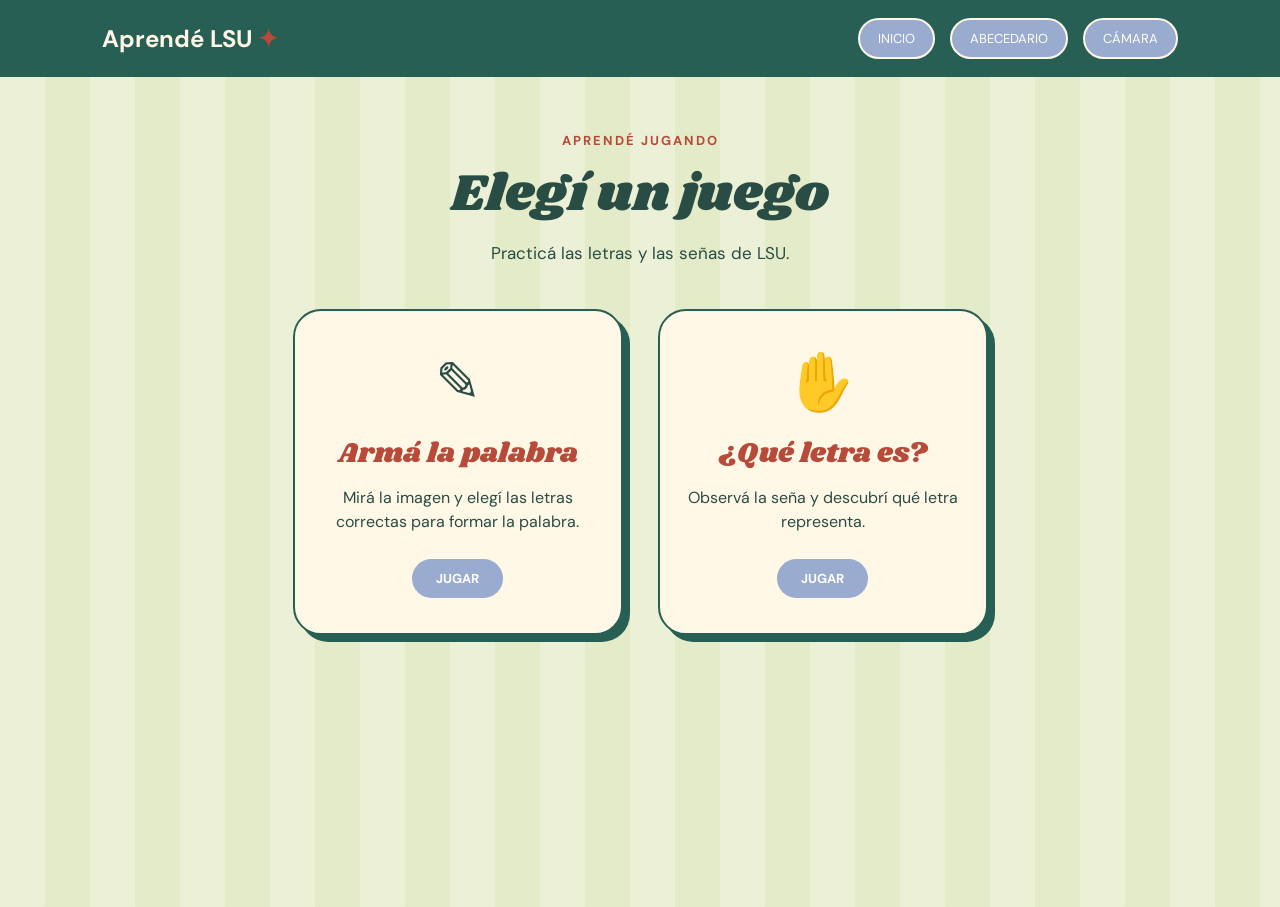
<file: juegos.html>
<!DOCTYPE html>
<html lang="es">

<head>
  <meta charset="UTF-8">
  <meta name="viewport" content="width=device-width, initial-scale=1.0">

  <title>Juegos | Aprendé LSU</title>

  <link rel="preconnect" href="https://fonts.googleapis.com">
  <link rel="preconnect" href="https://fonts.gstatic.com" crossorigin>

  <link
    href="https://fonts.googleapis.com/css2?family=DM+Sans:wght@400;500;600;700&family=Shrikhand&display=swap"
    rel="stylesheet"
  >

  <style>

    * {
      margin: 0;
      padding: 0;
      box-sizing: border-box;
    }

    body {
      font-family: "DM Sans", sans-serif;
      color: #294C45;
      background-color: #E4EBC8;
    }


    /* BARRA */

    header {
      background-color: #285F55;

      display: flex;
      justify-content: space-between;
      align-items: center;

      padding: 18px 8%;
    }

    .logo {
      color: #FFF8E7;

      font-size: 24px;
      font-weight: bold;
    }

    .logo::after {
      content: " ✦";
      color: #B84A3A;
    }

    nav {
      display: flex;
      gap: 15px;
    }

    nav a {
      background-color: #9AABD0;
      color: white;

      text-decoration: none;

      padding: 10px 18px;

      border: 2px solid #FFF8E7;
      border-radius: 25px;

      font-size: 13px;

      transition: 0.2s;
    }

    nav a:hover {
      background-color: #B84A3A;
    }


    /* PÁGINA */

    main {
      min-height: calc(100vh - 70px);

      padding: 55px 20px 80px;

      text-align: center;

      background-color: #E4EBC8;

      background-image: repeating-linear-gradient(
        90deg,
        rgba(255,255,255,0.25) 0px,
        rgba(255,255,255,0.25) 45px,
        transparent 45px,
        transparent 90px
      );
    }

    .mini-titulo {
      color: #B84A3A;

      font-size: 13px;
      font-weight: 700;

      letter-spacing: 2px;

      margin-bottom: 8px;
    }

    h1 {
      font-family: "Shrikhand", cursive;

      font-size: 52px;
      font-weight: normal;

      margin-bottom: 10px;
    }

    .descripcion {
      font-size: 17px;

      margin-bottom: 45px;
    }


    /* TARJETAS */

    .juegos {
      display: flex;
      justify-content: center;

      gap: 35px;

      flex-wrap: wrap;
    }

    .juego {
      width: 330px;
      min-height: 290px;

      background-color: #FFF8E7;

      border: 2px solid #285F55;
      border-radius: 28px;

      box-shadow: 7px 7px 0px #285F55;

      padding: 35px 28px;

      display: flex;
      flex-direction: column;
      align-items: center;

      transition: 0.2s;
    }

    .juego:hover {
      transform: translateY(-6px);
    }

    .icono {
      font-size: 55px;

      margin-bottom: 15px;
    }

    .juego h2 {
      font-family: "Shrikhand", cursive;

      font-weight: normal;
      font-size: 28px;

      color: #B84A3A;

      margin-bottom: 12px;
    }

    .juego p {
      line-height: 1.5;

      margin-bottom: 25px;
    }

    .juego a {
      margin-top: auto;

      background-color: #9AABD0;
      color: white;

      text-decoration: none;

      padding: 11px 24px;

      border-radius: 25px;

      font-size: 13px;
      font-weight: bold;

      transition: 0.2s;
    }

    .juego a:hover {
      background-color: #B84A3A;
    }


    @media (max-width: 700px) {

      header {
        flex-direction: column;
        gap: 15px;
      }

      nav {
        flex-wrap: wrap;
        justify-content: center;
      }

      nav a {
        font-size: 11px;
        padding: 8px 12px;
      }

      h1 {
        font-size: 42px;
      }

      .juego {
        width: 90%;
        max-width: 350px;
      }

    }

  </style>

</head>


<body>

  <header>

    <div class="logo">
      Aprendé LSU
    </div>

    <nav>
      <a href="index.html">INICIO</a>
      <a href="abecedario.html">ABECEDARIO</a>
      <a href="camara.html">CÁMARA</a>
    </nav>

  </header>


  <main>

    <p class="mini-titulo">
      APRENDÉ JUGANDO
    </p>

    <h1>
      Elegí un juego
    </h1>

    <p class="descripcion">
      Practicá las letras y las señas de LSU.
    </p>


    <div class="juegos">

      <div class="juego">

        <div class="icono">
          ✎
        </div>

        <h2>
          Armá la palabra
        </h2>

        <p>
          Mirá la imagen y elegí las letras
          correctas para formar la palabra.
        </p>

        <a href="juego-palabras.html">
          JUGAR
        </a>

      </div>


      <div class="juego">

        <div class="icono">
          ✋
        </div>

        <h2>
          ¿Qué letra es?
        </h2>

        <p>
          Observá la seña y descubrí
          qué letra representa.
        </p>

        <a href="juego-letras.html">
          JUGAR
        </a>

      </div>

    </div>

  </main>

</body>

</html>
</file>
<file: style.css>
/* ============================= */
/* AJUSTES GENERALES             */
/* ============================= */

* {
  margin: 0;
  padding: 0;
  box-sizing: border-box;
}


/* ============================= */
/* PÁGINA                        */
/* ============================= */

body {
  font-family: "DM Sans", sans-serif;
  background-color: #FFF8E7;
  color: #294C45;
}


/* ============================= */
/* MENÚ                          */
/* ============================= */

header {
  background-color: #285F55;

  display: flex;
  justify-content: space-between;
  align-items: center;

  padding: 18px 8%;
}


.logo {
  color: #FFF8E7;

  font-size: 24px;
  font-weight: bold;
}


.logo::after {
  content: " ✦";
  color: #B84A3A;
}


nav {
  display: flex;
  gap: 15px;
}


nav a {
  background-color: #9AABD0;
  color: white;

  text-decoration: none;

  padding: 10px 18px;

  border: 2px solid #FFF8E7;
  border-radius: 25px;

  font-size: 13px;

  transition: 0.2s;
}


nav a:hover {
  background-color: #B84A3A;
}


/* ============================= */
/* PORTADA                       */
/* ============================= */

.portada {
  min-height: 600px;

  display: flex;
  flex-direction: column;
  justify-content: center;
  align-items: center;

  text-align: center;

  padding: 60px 20px;

  background-color: #E4EBC8;

  background-image: repeating-linear-gradient(
    90deg,
    rgba(255, 255, 255, 0.25) 0px,
    rgba(255, 255, 255, 0.25) 45px,
    transparent 45px,
    transparent 90px
  );
}


.estrella {
  color: #B84A3A;

  font-size: 45px;

  margin-bottom: 10px;
}


.portada h1 {
  font-family: "Shrikhand", cursive;
  font-weight: normal;

  font-size: 65px;
  letter-spacing: 2px;

  margin-bottom: 5px;
}


.portada h1 span {
  color: #B84A3A;
}


.portada h2 {
  font-size: 27px;
  font-weight: normal;

  margin-bottom: 25px;
}


.portada p {
  max-width: 600px;

  font-size: 18px;
  line-height: 1.6;

  margin-bottom: 30px;
}


/* ============================= */
/* BOTÓN COMENZAR                */
/* ============================= */

.boton-comenzar {
  background-color: #B84A3A;
  color: #FFF8E7;

  text-decoration: none;

  padding: 14px 35px;

  border-radius: 30px;

  font-weight: bold;

  transition: 0.2s;
}


.boton-comenzar:hover {
  background-color: #285F55;
}


/* ============================= */
/* OPCIONES                      */
/* ============================= */

.opciones {
  padding: 80px 8%;

  text-align: center;

  background-color: #FFF8E7;
}


.opciones > h2 {
  font-family: "Shrikhand", cursive;
  font-weight: normal;

  font-size: 36px;

  margin-bottom: 40px;
}


/* CONTENEDOR DE TARJETAS */

.tarjetas {
  display: flex;
  justify-content: center;

  gap: 30px;
}


/* TODAS LAS TARJETAS IGUALES */

.tarjeta {
  background-color: #FFFDF5;

  width: 300px;
  min-height: 250px;

  padding: 35px 25px;

  border: 2px solid #285F55;
  border-radius: 25px;

  box-shadow: 7px 7px 0px #285F55;

  display: flex;
  flex-direction: column;
  align-items: center;

  transition: transform 0.2s;
}


.tarjeta:hover {
  transform: translateY(-6px);
}


.tarjeta h3 {
  color: #285F55;

  font-size: 22px;

  margin-bottom: 15px;
}


.tarjeta p {
  line-height: 1.5;

  margin-bottom: 25px;
}


/* BOTONES DE LAS TARJETAS */

.tarjeta a {
  margin-top: auto;

  background-color: #9AABD0;
  color: white;

  text-decoration: none;

  padding: 10px 20px;

  border-radius: 20px;

  font-size: 13px;
  font-weight: bold;

  transition: 0.2s;
}


.tarjeta a:hover {
  background-color: #B84A3A;
}
/* ============================= */
/* SEÑAS DISPONIBLES             */
/* ============================= */

.señas-disponibles {
  width: min(900px, 92%);
  margin: 25px auto 35px;
}


/* BOTÓN */

.boton-senas {
  width: 100%;

  background-color: #FFF8E7;
  color: #285F55;

  border: 2px solid #285F55;
  border-radius: 20px;

  box-shadow: 5px 5px 0px #9AABD0;

  padding: 15px 22px;

  display: flex;
  justify-content: space-between;
  align-items: center;

  font-family: "DM Sans", sans-serif;

  cursor: pointer;

  transition: 0.2s;
}


.boton-senas span {
  font-size: 15px;
}


.boton-senas strong {
  color: #B84A3A;

  font-size: 13px;
  letter-spacing: 0.5px;
}


.boton-senas:hover {
  transform: translateY(-2px);

  box-shadow: 7px 7px 0px #9AABD0;
}


/* PANEL QUE SE ABRE */

.panel-senas {
  max-height: 0;

  overflow: hidden;

  transition:
    max-height 0.45s ease,
    margin-top 0.45s ease;
}


.panel-senas.abierto {
  max-height: 1000px;

  margin-top: 25px;
}


/* CUADRÍCULA */

.grid-senas {
  background-color: #FFF8E7;

  border: 2px solid #285F55;
  border-radius: 25px;

  padding: 25px;

  display: grid;

  grid-template-columns: repeat(6, 1fr);

  gap: 18px;

  box-shadow: 7px 7px 0px #285F55;
}


/* CADA SEÑA */

.seña {
  overflow: hidden;

  border-radius: 15px;
}


.seña img {
  width: 100%;
  height: auto;

  display: block;
}


/* ============================= */
/* RESPONSIVE                    */
/* ============================= */

@media (max-width: 800px) {

  .grid-senas {
    grid-template-columns: repeat(4, 1fr);
  }

}


@media (max-width: 550px) {

  .boton-senas {
    flex-direction: column;

    gap: 5px;

    text-align: center;
  }


  .grid-senas {
    grid-template-columns: repeat(3, 1fr);

    padding: 17px;

    gap: 12px;
  }

}

/* ============================= */
/* VERSIÓN PARA CELULAR          */
/* ============================= */

@media (max-width: 750px) {

  header {
    flex-direction: column;

    gap: 15px;

    padding: 18px;
  }


  nav {
    flex-wrap: wrap;
    justify-content: center;

    gap: 8px;
  }


  nav a {
    padding: 8px 12px;

    font-size: 11px;
  }


  .portada {
    min-height: 550px;

    padding: 50px 20px;
  }


  .portada h1 {
    font-size: 45px;
  }


  .portada h2 {
    font-size: 21px;
  }


  .portada p {
    font-size: 16px;
  }


  .opciones {
    padding: 60px 20px;
  }


  .opciones > h2 {
    font-size: 31px;
  }


  .tarjetas {
    flex-direction: column;
    align-items: center;
  }


  .tarjeta {
    width: 90%;
    max-width: 350px;
  }

}
</file>
